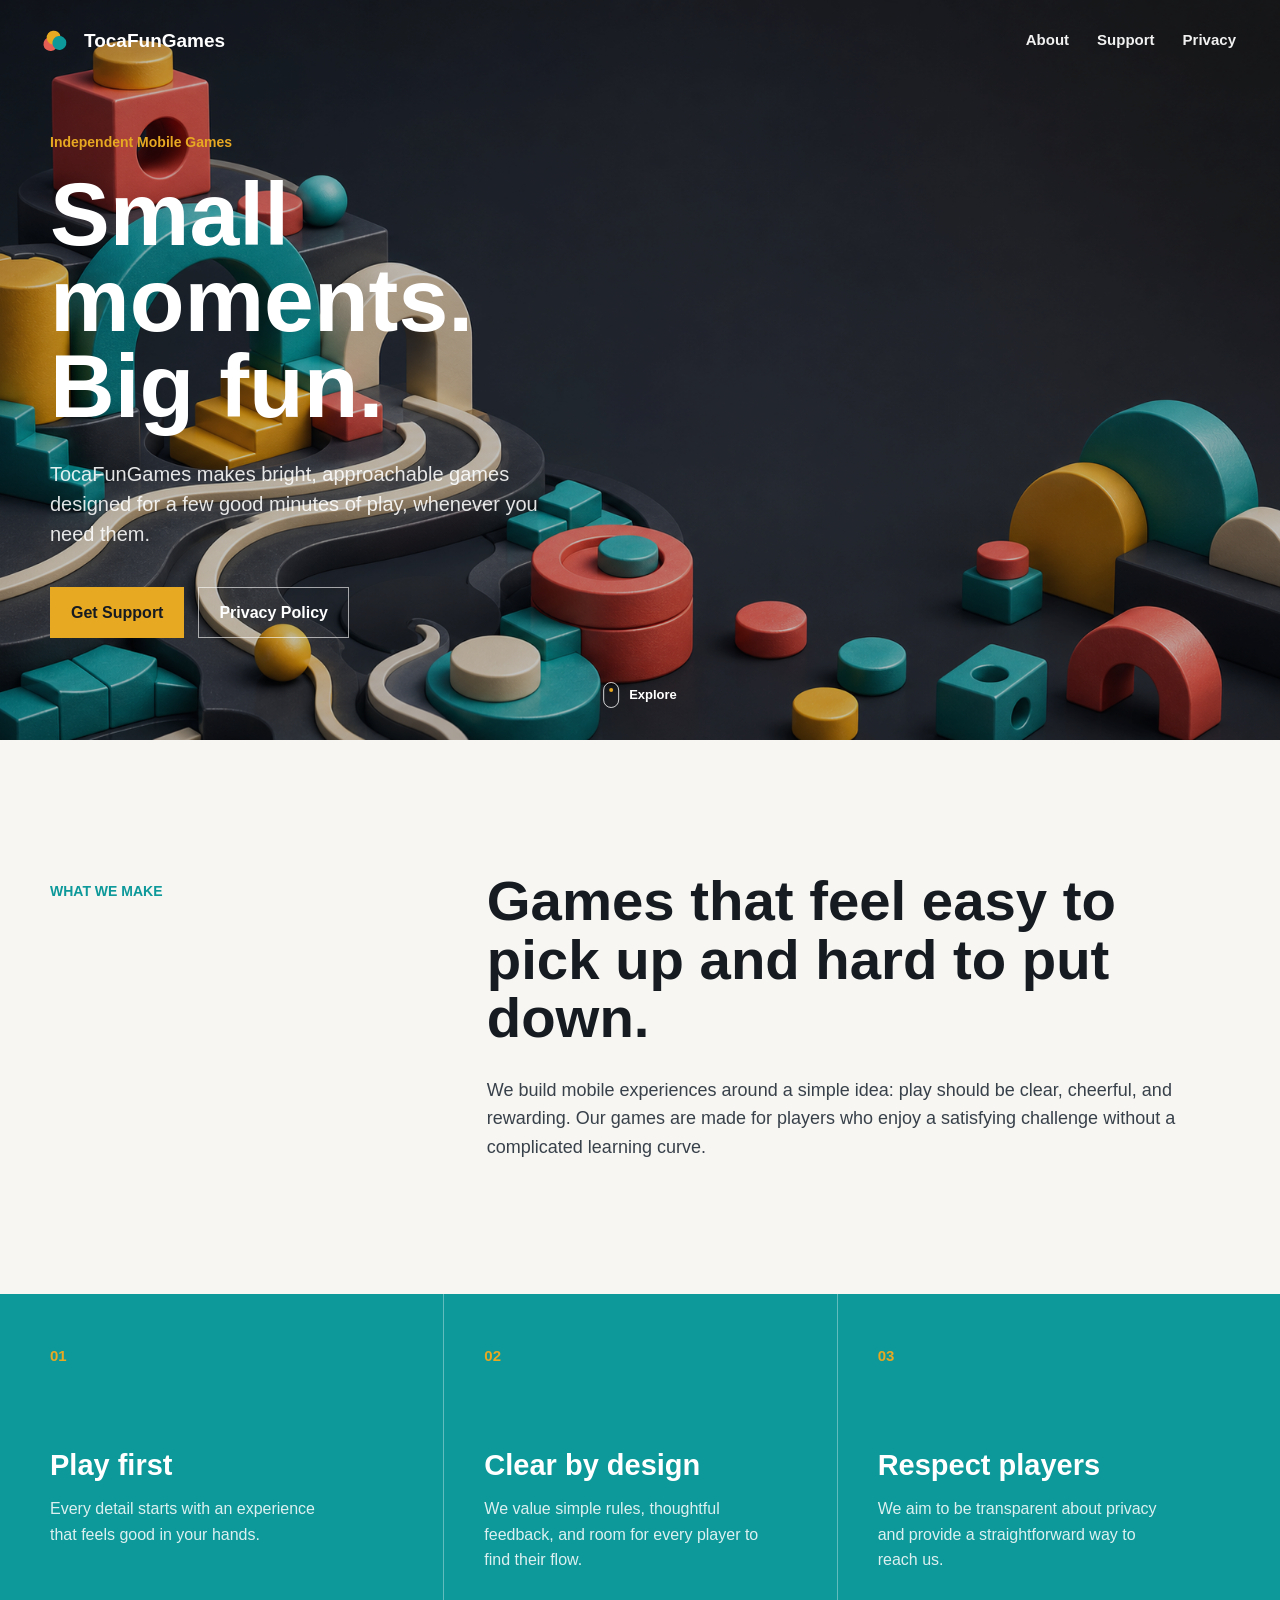
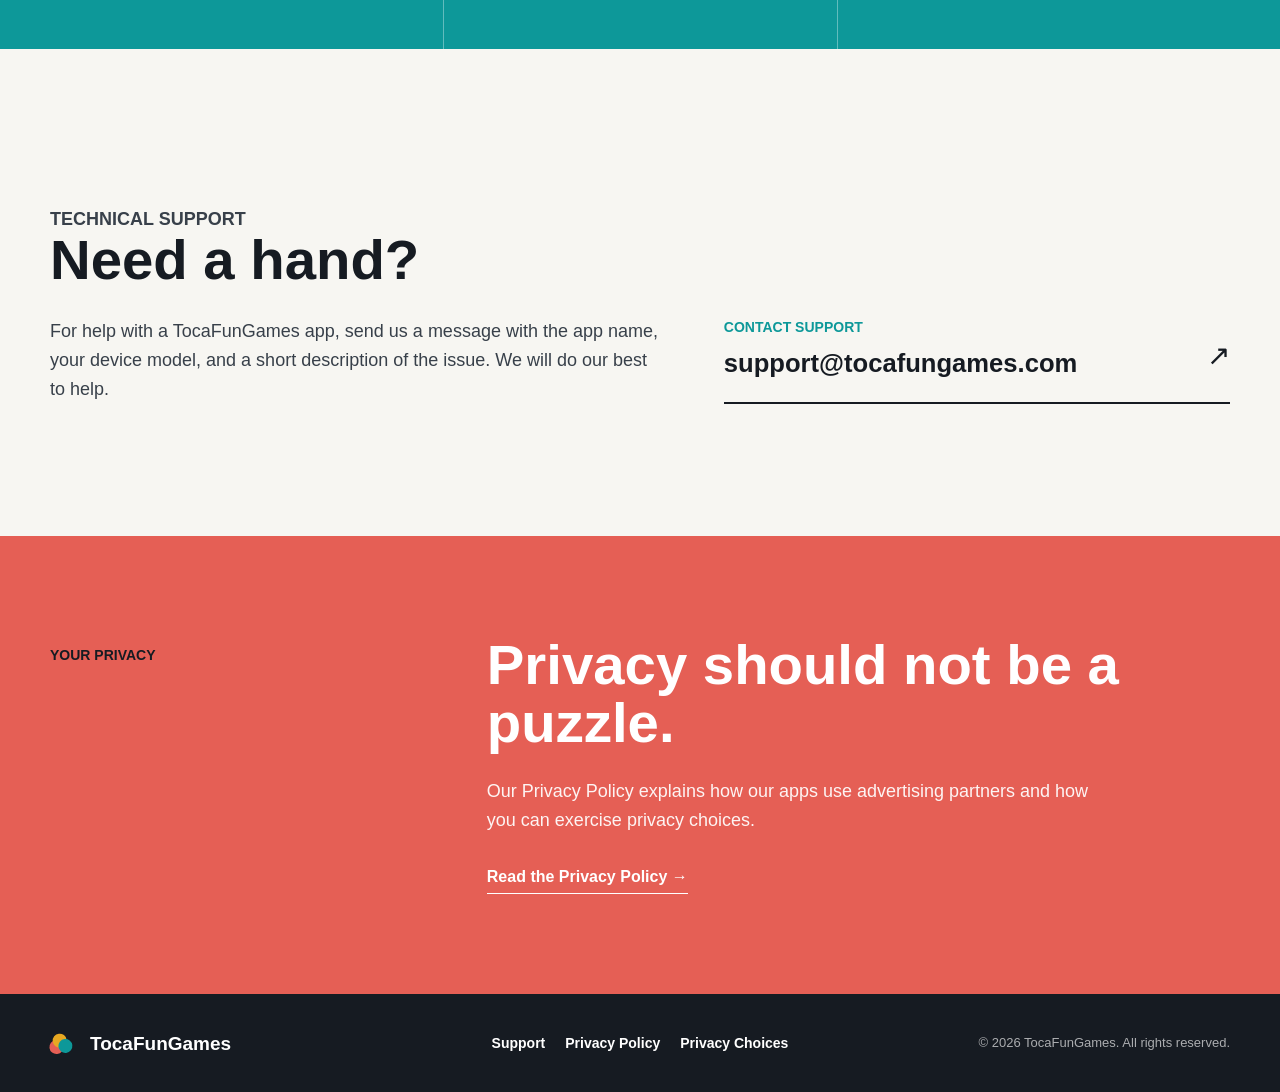
<file: index.html>
<!doctype html>
<html lang="en">
  <head>
    <meta charset="utf-8">
    <meta name="viewport" content="width=device-width, initial-scale=1">
    <meta name="description" content="TocaFunGames creates playful mobile games for curious players everywhere.">
    <meta name="theme-color" content="#151a21">
    <link rel="icon" href="/favicon.svg" type="image/svg+xml">
    <link rel="stylesheet" href="/assets/site.css">
    <title>TocaFunGames | Playful Games, Made with Care</title>
  </head>
  <body>
    <a class="skip-link" href="#main-content">Skip to content</a>
    <header class="site-header">
      <a class="brand" href="/" aria-label="TocaFunGames home">
        <span class="brand-mark" aria-hidden="true"><i></i><i></i><i></i></span>
        <span>TocaFunGames</span>
      </a>
      <button class="menu-button" type="button" aria-expanded="false" aria-controls="site-navigation">
        <span class="sr-only">Open navigation</span>
        <span aria-hidden="true"></span><span aria-hidden="true"></span>
      </button>
      <nav id="site-navigation" class="site-nav" aria-label="Primary navigation">
        <a href="#about">About</a>
        <a href="#support">Support</a>
        <a href="/privacy/">Privacy</a>
      </nav>
    </header>

    <main id="main-content">
      <section class="hero" aria-labelledby="hero-title">
        <img class="hero-art" src="/assets/playful-world.png" alt="Colorful abstract game pieces arranged in a playful world">
        <div class="hero-shade"></div>
        <div class="hero-content page-width">
          <p class="eyebrow">Independent Mobile Games</p>
          <h1 id="hero-title">Small moments.<br>Big fun.</h1>
          <p class="hero-copy">TocaFunGames makes bright, approachable games designed for a few good minutes of play, whenever you need them.</p>
          <div class="hero-actions">
            <a class="button button-primary" href="#support">Get Support</a>
            <a class="button button-quiet" href="/privacy/">Privacy Policy</a>
          </div>
        </div>
        <a class="scroll-cue" href="#about" aria-label="Explore TocaFunGames"><span></span>Explore</a>
      </section>

      <section id="about" class="intro section page-width" aria-labelledby="about-title">
        <div class="section-label">What we make</div>
        <div class="intro-copy">
          <h2 id="about-title">Games that feel easy to pick up and hard to put down.</h2>
          <p>We build mobile experiences around a simple idea: play should be clear, cheerful, and rewarding. Our games are made for players who enjoy a satisfying challenge without a complicated learning curve.</p>
        </div>
      </section>

      <section class="principles" aria-label="TocaFunGames principles">
        <div class="page-width principle-grid">
          <article>
            <span class="number">01</span>
            <h2>Play first</h2>
            <p>Every detail starts with an experience that feels good in your hands.</p>
          </article>
          <article>
            <span class="number">02</span>
            <h2>Clear by design</h2>
            <p>We value simple rules, thoughtful feedback, and room for every player to find their flow.</p>
          </article>
          <article>
            <span class="number">03</span>
            <h2>Respect players</h2>
            <p>We aim to be transparent about privacy and provide a straightforward way to reach us.</p>
          </article>
        </div>
      </section>

      <section id="support" class="support section page-width" aria-labelledby="support-title">
        <div>
          <p class="section-label">Technical Support</p>
          <h2 id="support-title">Need a hand?</h2>
          <p>For help with a TocaFunGames app, send us a message with the app name, your device model, and a short description of the issue. We will do our best to help.</p>
        </div>
        <a class="support-email" href="mailto:support@tocafungames.com">
          <span>Contact support</span>
          <strong>support@tocafungames.com</strong>
          <span class="arrow" aria-hidden="true">&#8599;</span>
        </a>
      </section>

      <section class="privacy-callout" aria-labelledby="privacy-callout-title">
        <div class="page-width privacy-callout-grid">
          <p class="section-label">Your privacy</p>
          <div>
            <h2 id="privacy-callout-title">Privacy should not be a puzzle.</h2>
            <p>Our Privacy Policy explains how our apps use advertising partners and how you can exercise privacy choices.</p>
            <a class="text-link" href="/privacy/">Read the Privacy Policy <span aria-hidden="true">&#8594;</span></a>
          </div>
        </div>
      </section>
    </main>

    <footer class="site-footer">
      <div class="page-width footer-grid">
        <a class="brand" href="/" aria-label="TocaFunGames home">
          <span class="brand-mark" aria-hidden="true"><i></i><i></i><i></i></span>
          <span>TocaFunGames</span>
        </a>
        <div class="footer-links">
          <a href="#support">Support</a>
          <a href="/privacy/">Privacy Policy</a>
          <a href="/privacy/choices/">Privacy Choices</a>
        </div>
        <p class="copyright">&copy; <span id="year">2026</span> TocaFunGames. All rights reserved.</p>
      </div>
    </footer>
    <script src="/assets/site.js"></script>
  </body>
</html>
</file>
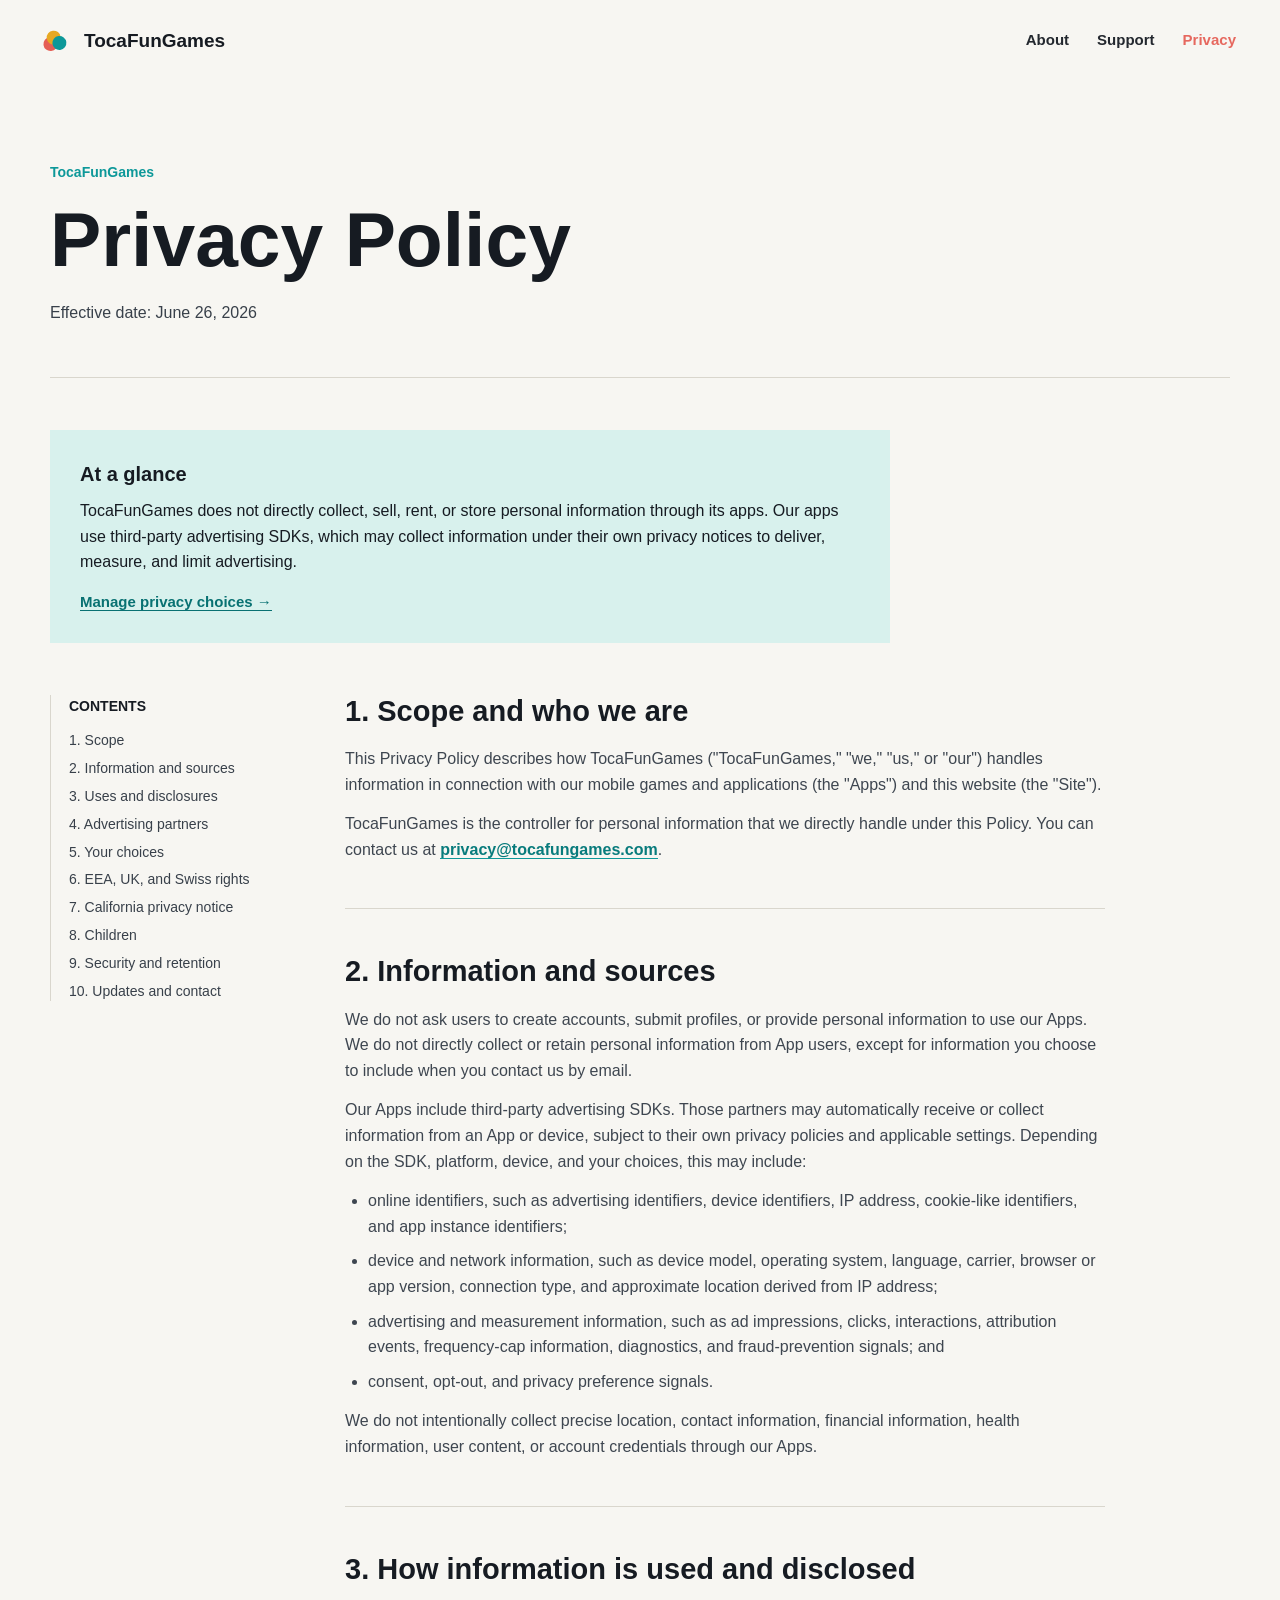
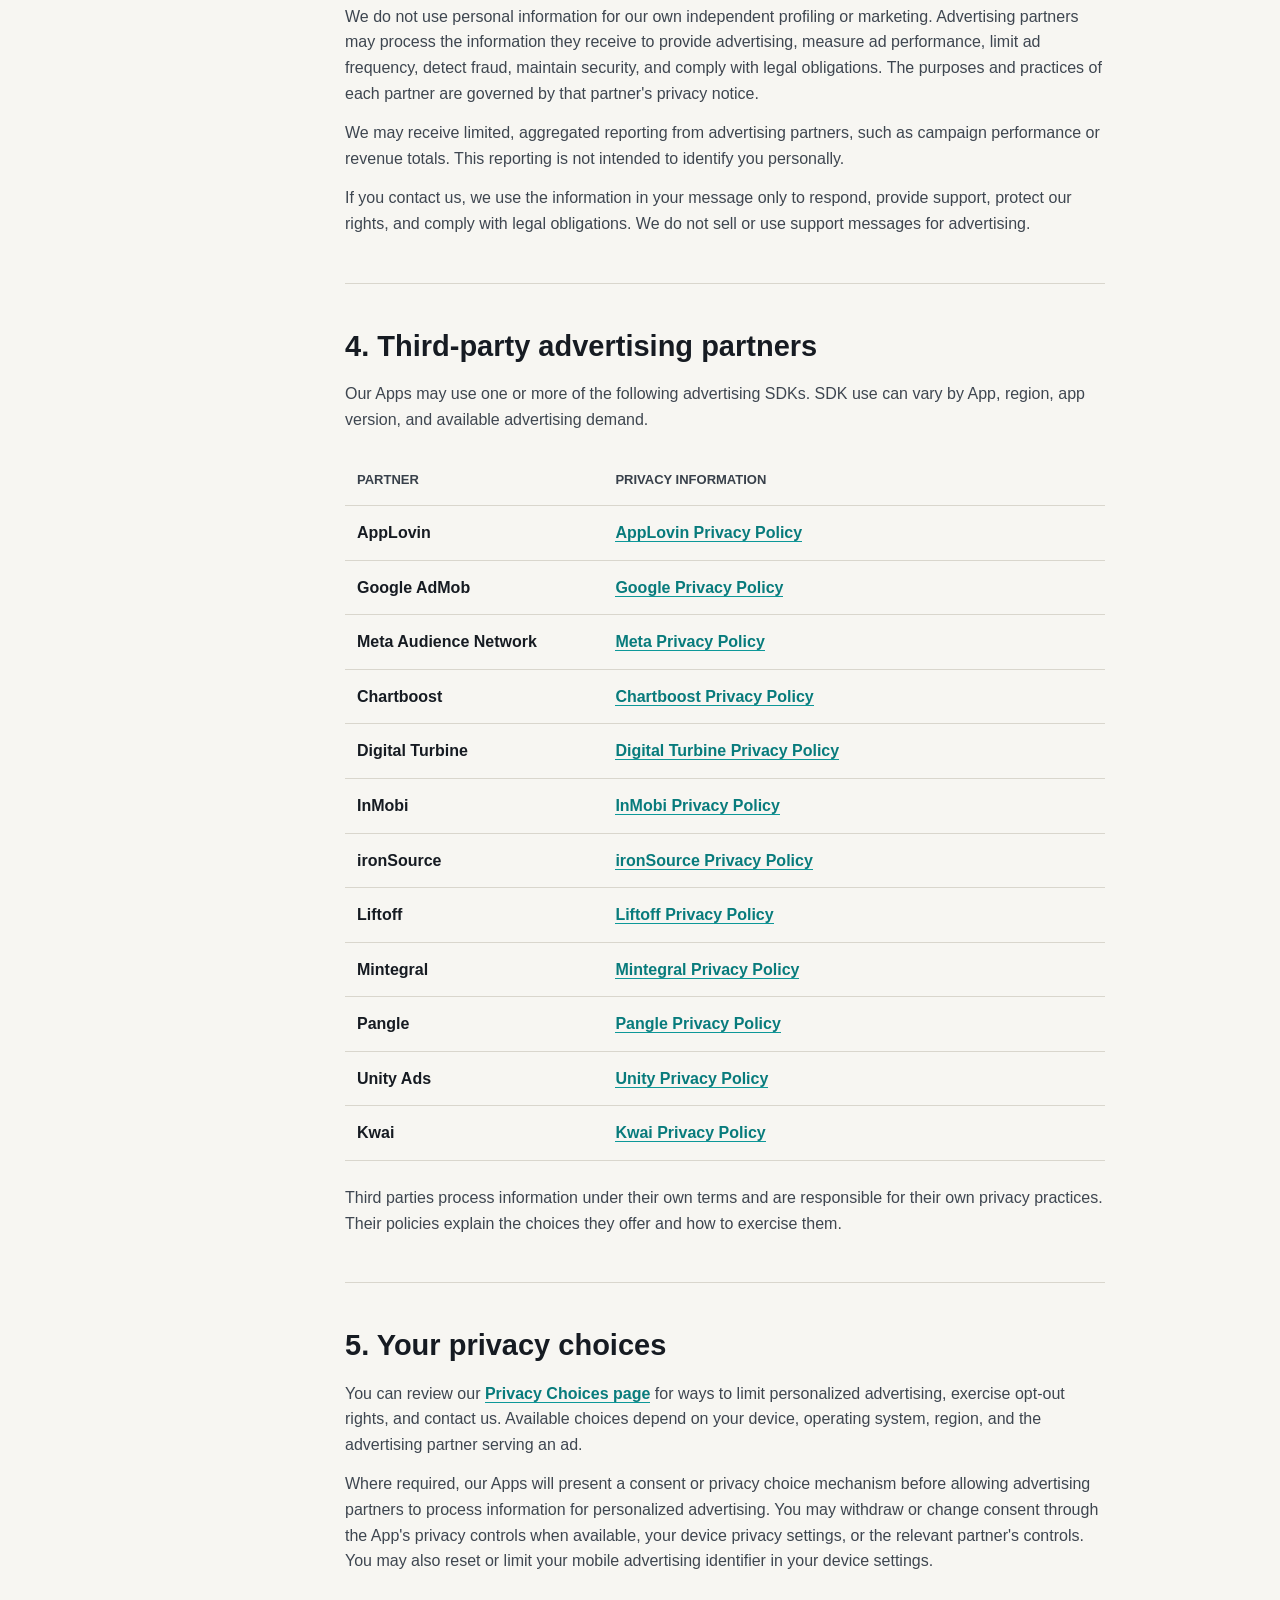
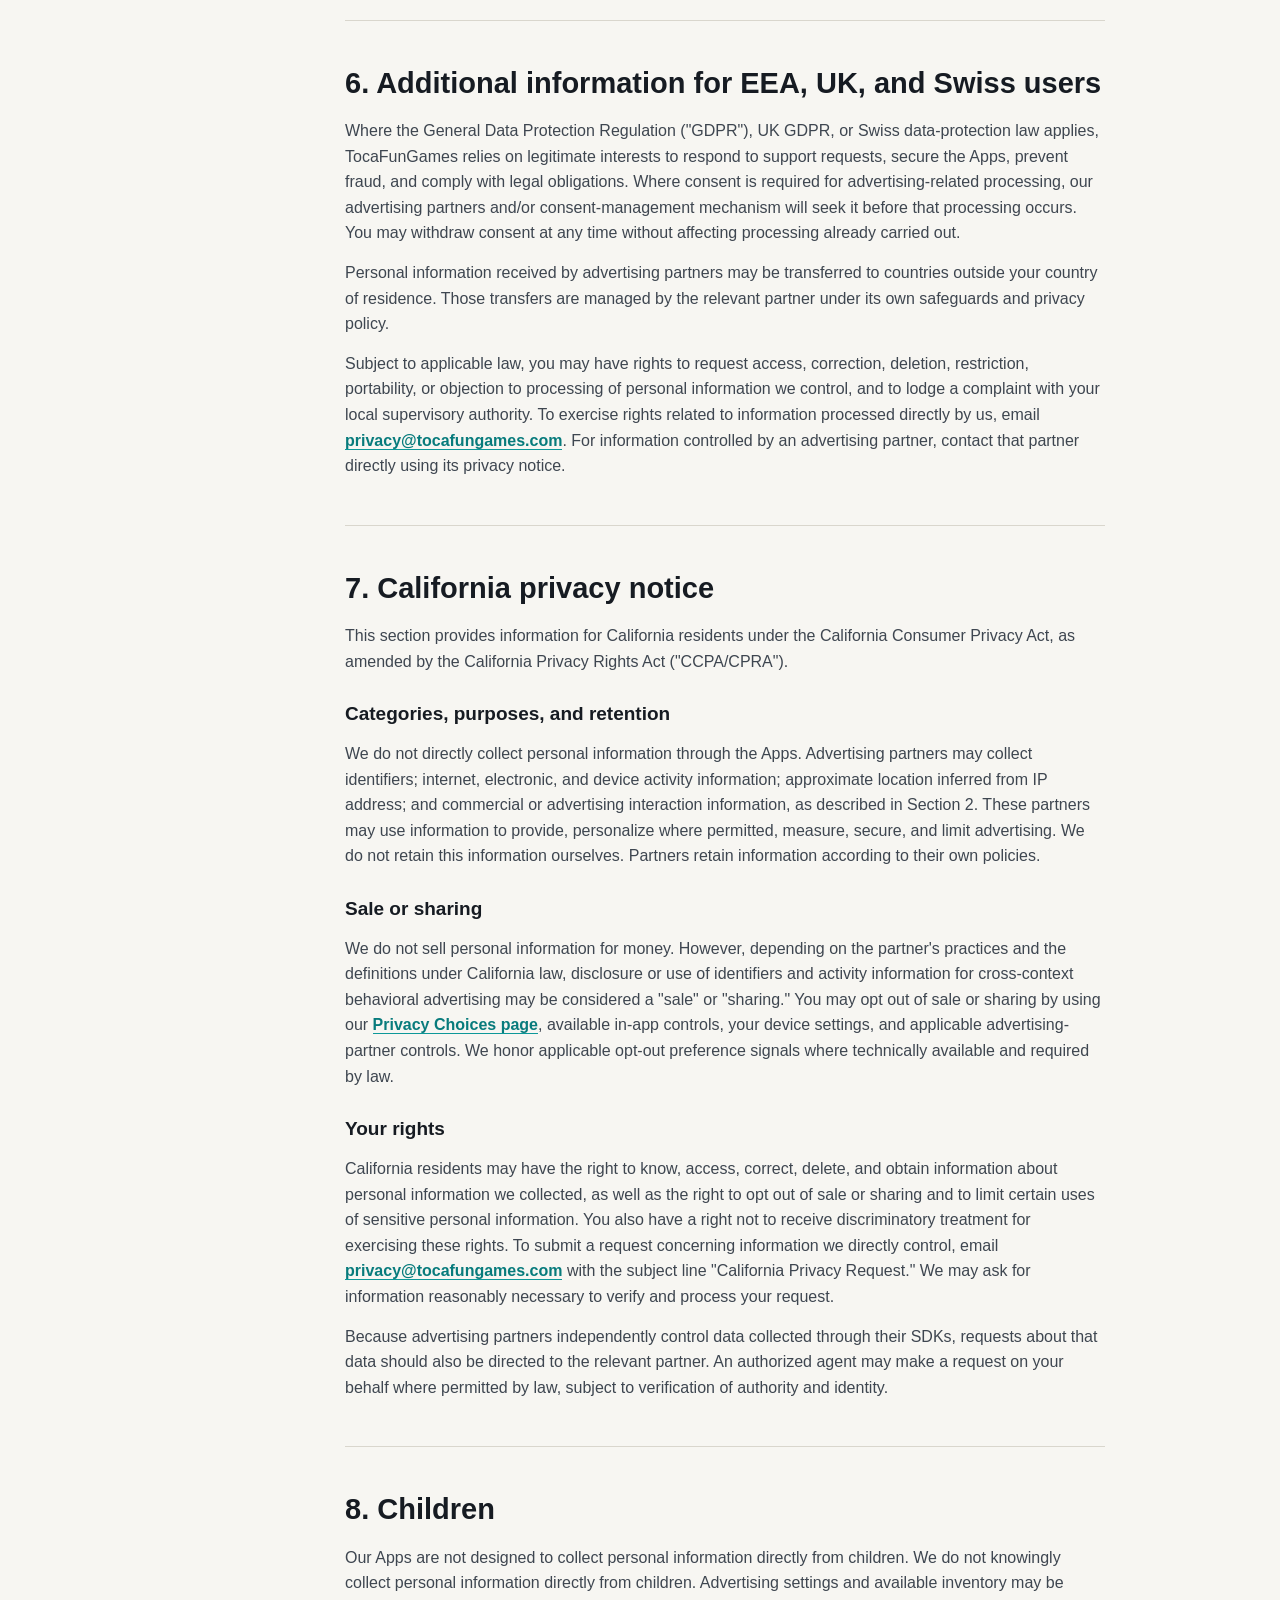
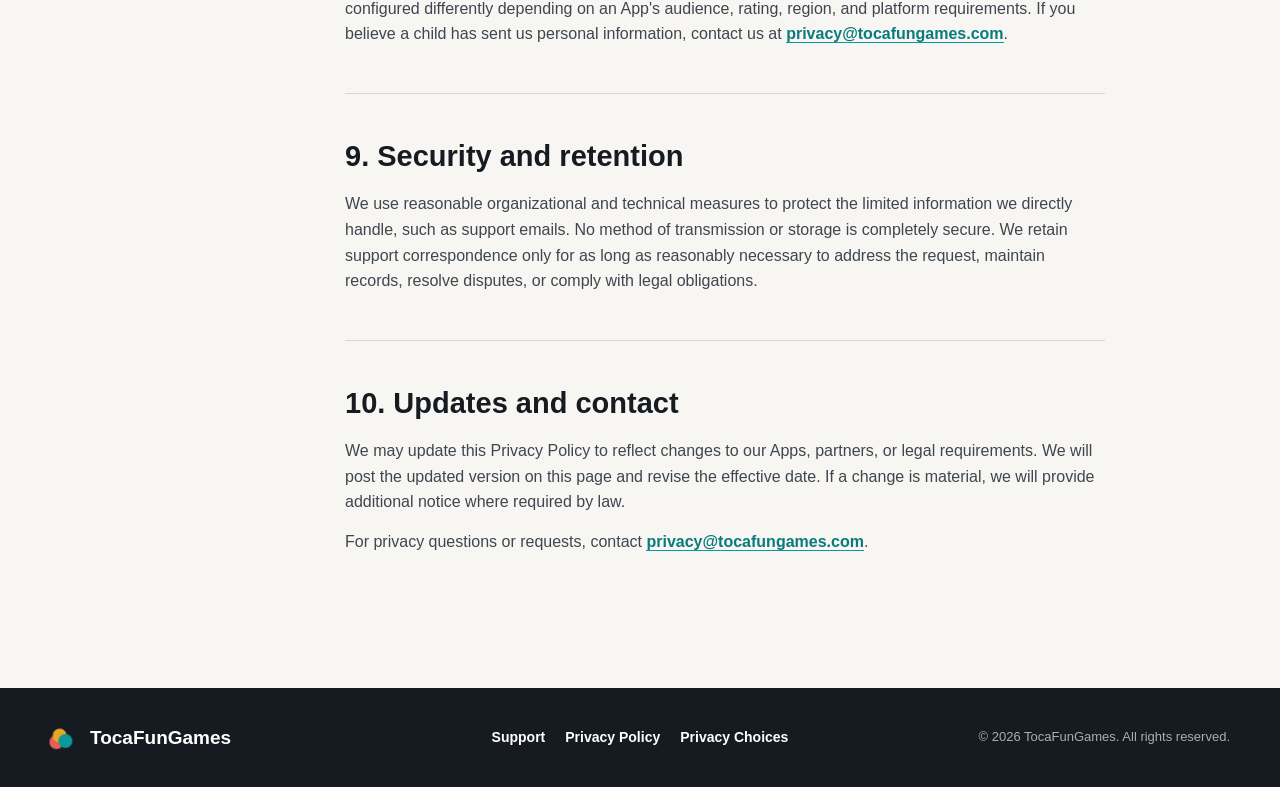
<file: privacy/index.html>
<!doctype html>
<html lang="en">
  <head>
    <meta charset="utf-8">
    <meta name="viewport" content="width=device-width, initial-scale=1">
    <meta name="description" content="TocaFunGames Privacy Policy">
    <meta name="theme-color" content="#151a21">
    <link rel="icon" href="/favicon.svg" type="image/svg+xml">
    <link rel="stylesheet" href="/assets/site.css">
    <title>Privacy Policy | TocaFunGames</title>
  </head>
  <body class="policy-page">
    <header class="site-header site-header-light">
      <a class="brand" href="/" aria-label="TocaFunGames home">
        <span class="brand-mark" aria-hidden="true"><i></i><i></i><i></i></span>
        <span>TocaFunGames</span>
      </a>
      <button class="menu-button" type="button" aria-expanded="false" aria-controls="site-navigation">
        <span class="sr-only">Open navigation</span>
        <span aria-hidden="true"></span><span aria-hidden="true"></span>
      </button>
      <nav id="site-navigation" class="site-nav" aria-label="Primary navigation">
        <a href="/#about">About</a>
        <a href="/#support">Support</a>
        <a href="/privacy/" aria-current="page">Privacy</a>
      </nav>
    </header>

    <main class="policy-main page-width">
      <div class="policy-heading">
        <p class="eyebrow">TocaFunGames</p>
        <h1>Privacy Policy</h1>
        <p class="effective-date">Effective date: June 26, 2026</p>
      </div>

      <aside class="policy-notice">
        <strong>At a glance</strong>
        <p>TocaFunGames does not directly collect, sell, rent, or store personal information through its apps. Our apps use third-party advertising SDKs, which may collect information under their own privacy notices to deliver, measure, and limit advertising.</p>
        <a href="/privacy/choices/">Manage privacy choices <span aria-hidden="true">&#8594;</span></a>
      </aside>

      <div class="policy-layout">
        <nav class="policy-toc" aria-label="Privacy Policy contents">
          <p>Contents</p>
          <a href="#scope">1. Scope</a>
          <a href="#information">2. Information and sources</a>
          <a href="#uses">3. Uses and disclosures</a>
          <a href="#partners">4. Advertising partners</a>
          <a href="#choices">5. Your choices</a>
          <a href="#gdpr">6. EEA, UK, and Swiss rights</a>
          <a href="#california">7. California privacy notice</a>
          <a href="#children">8. Children</a>
          <a href="#security">9. Security and retention</a>
          <a href="#updates">10. Updates and contact</a>
        </nav>

        <article class="policy-content">
          <section id="scope">
            <h2>1. Scope and who we are</h2>
            <p>This Privacy Policy describes how TocaFunGames (&quot;TocaFunGames,&quot; &quot;we,&quot; &quot;us,&quot; or &quot;our&quot;) handles information in connection with our mobile games and applications (the &quot;Apps&quot;) and this website (the &quot;Site&quot;).</p>
            <p>TocaFunGames is the controller for personal information that we directly handle under this Policy. You can contact us at <a href="mailto:privacy@tocafungames.com">privacy@tocafungames.com</a>.</p>
          </section>

          <section id="information">
            <h2>2. Information and sources</h2>
            <p>We do not ask users to create accounts, submit profiles, or provide personal information to use our Apps. We do not directly collect or retain personal information from App users, except for information you choose to include when you contact us by email.</p>
            <p>Our Apps include third-party advertising SDKs. Those partners may automatically receive or collect information from an App or device, subject to their own privacy policies and applicable settings. Depending on the SDK, platform, device, and your choices, this may include:</p>
            <ul>
              <li>online identifiers, such as advertising identifiers, device identifiers, IP address, cookie-like identifiers, and app instance identifiers;</li>
              <li>device and network information, such as device model, operating system, language, carrier, browser or app version, connection type, and approximate location derived from IP address;</li>
              <li>advertising and measurement information, such as ad impressions, clicks, interactions, attribution events, frequency-cap information, diagnostics, and fraud-prevention signals; and</li>
              <li>consent, opt-out, and privacy preference signals.</li>
            </ul>
            <p>We do not intentionally collect precise location, contact information, financial information, health information, user content, or account credentials through our Apps.</p>
          </section>

          <section id="uses">
            <h2>3. How information is used and disclosed</h2>
            <p>We do not use personal information for our own independent profiling or marketing. Advertising partners may process the information they receive to provide advertising, measure ad performance, limit ad frequency, detect fraud, maintain security, and comply with legal obligations. The purposes and practices of each partner are governed by that partner's privacy notice.</p>
            <p>We may receive limited, aggregated reporting from advertising partners, such as campaign performance or revenue totals. This reporting is not intended to identify you personally.</p>
            <p>If you contact us, we use the information in your message only to respond, provide support, protect our rights, and comply with legal obligations. We do not sell or use support messages for advertising.</p>
          </section>

          <section id="partners">
            <h2>4. Third-party advertising partners</h2>
            <p>Our Apps may use one or more of the following advertising SDKs. SDK use can vary by App, region, app version, and available advertising demand.</p>
            <div class="table-wrap">
              <table>
                <thead><tr><th>Partner</th><th>Privacy information</th></tr></thead>
                <tbody>
                  <tr><td>AppLovin</td><td><a href="https://www.applovin.com/privacy/" rel="noopener noreferrer" target="_blank">AppLovin Privacy Policy</a></td></tr>
                  <tr><td>Google AdMob</td><td><a href="https://policies.google.com/privacy" rel="noopener noreferrer" target="_blank">Google Privacy Policy</a></td></tr>
                  <tr><td>Meta Audience Network</td><td><a href="https://www.facebook.com/privacy/policy/" rel="noopener noreferrer" target="_blank">Meta Privacy Policy</a></td></tr>
                  <tr><td>Chartboost</td><td><a href="https://www.chartboost.com/privacy/" rel="noopener noreferrer" target="_blank">Chartboost Privacy Policy</a></td></tr>
                  <tr><td>Digital Turbine</td><td><a href="https://www.digitalturbine.com/privacy-policy/" rel="noopener noreferrer" target="_blank">Digital Turbine Privacy Policy</a></td></tr>
                  <tr><td>InMobi</td><td><a href="https://www.inmobi.com/privacy-policy" rel="noopener noreferrer" target="_blank">InMobi Privacy Policy</a></td></tr>
                  <tr><td>ironSource</td><td><a href="https://developers.is.com/ironsource-mobile/air/ironsource-mobile-privacy-policy/" rel="noopener noreferrer" target="_blank">ironSource Privacy Policy</a></td></tr>
                  <tr><td>Liftoff</td><td><a href="https://liftoff.io/privacy-policy/" rel="noopener noreferrer" target="_blank">Liftoff Privacy Policy</a></td></tr>
                  <tr><td>Mintegral</td><td><a href="https://www.mintegral.com/en/privacy/" rel="noopener noreferrer" target="_blank">Mintegral Privacy Policy</a></td></tr>
                  <tr><td>Pangle</td><td><a href="https://www.pangleglobal.com/privacy" rel="noopener noreferrer" target="_blank">Pangle Privacy Policy</a></td></tr>
                  <tr><td>Unity Ads</td><td><a href="https://unity.com/legal/privacy-policy" rel="noopener noreferrer" target="_blank">Unity Privacy Policy</a></td></tr>
                  <tr><td>Kwai</td><td><a href="https://www.kwai.com/legal/privacy" rel="noopener noreferrer" target="_blank">Kwai Privacy Policy</a></td></tr>
                </tbody>
              </table>
            </div>
            <p>Third parties process information under their own terms and are responsible for their own privacy practices. Their policies explain the choices they offer and how to exercise them.</p>
          </section>

          <section id="choices">
            <h2>5. Your privacy choices</h2>
            <p>You can review our <a href="/privacy/choices/">Privacy Choices page</a> for ways to limit personalized advertising, exercise opt-out rights, and contact us. Available choices depend on your device, operating system, region, and the advertising partner serving an ad.</p>
            <p>Where required, our Apps will present a consent or privacy choice mechanism before allowing advertising partners to process information for personalized advertising. You may withdraw or change consent through the App's privacy controls when available, your device privacy settings, or the relevant partner's controls. You may also reset or limit your mobile advertising identifier in your device settings.</p>
          </section>

          <section id="gdpr">
            <h2>6. Additional information for EEA, UK, and Swiss users</h2>
            <p>Where the General Data Protection Regulation (&quot;GDPR&quot;), UK GDPR, or Swiss data-protection law applies, TocaFunGames relies on legitimate interests to respond to support requests, secure the Apps, prevent fraud, and comply with legal obligations. Where consent is required for advertising-related processing, our advertising partners and/or consent-management mechanism will seek it before that processing occurs. You may withdraw consent at any time without affecting processing already carried out.</p>
            <p>Personal information received by advertising partners may be transferred to countries outside your country of residence. Those transfers are managed by the relevant partner under its own safeguards and privacy policy.</p>
            <p>Subject to applicable law, you may have rights to request access, correction, deletion, restriction, portability, or objection to processing of personal information we control, and to lodge a complaint with your local supervisory authority. To exercise rights related to information processed directly by us, email <a href="mailto:privacy@tocafungames.com">privacy@tocafungames.com</a>. For information controlled by an advertising partner, contact that partner directly using its privacy notice.</p>
          </section>

          <section id="california">
            <h2>7. California privacy notice</h2>
            <p>This section provides information for California residents under the California Consumer Privacy Act, as amended by the California Privacy Rights Act (&quot;CCPA/CPRA&quot;).</p>
            <h3>Categories, purposes, and retention</h3>
            <p>We do not directly collect personal information through the Apps. Advertising partners may collect identifiers; internet, electronic, and device activity information; approximate location inferred from IP address; and commercial or advertising interaction information, as described in Section 2. These partners may use information to provide, personalize where permitted, measure, secure, and limit advertising. We do not retain this information ourselves. Partners retain information according to their own policies.</p>
            <h3>Sale or sharing</h3>
            <p>We do not sell personal information for money. However, depending on the partner's practices and the definitions under California law, disclosure or use of identifiers and activity information for cross-context behavioral advertising may be considered a &quot;sale&quot; or &quot;sharing.&quot; You may opt out of sale or sharing by using our <a href="/privacy/choices/">Privacy Choices page</a>, available in-app controls, your device settings, and applicable advertising-partner controls. We honor applicable opt-out preference signals where technically available and required by law.</p>
            <h3>Your rights</h3>
            <p>California residents may have the right to know, access, correct, delete, and obtain information about personal information we collected, as well as the right to opt out of sale or sharing and to limit certain uses of sensitive personal information. You also have a right not to receive discriminatory treatment for exercising these rights. To submit a request concerning information we directly control, email <a href="mailto:privacy@tocafungames.com">privacy@tocafungames.com</a> with the subject line &quot;California Privacy Request.&quot; We may ask for information reasonably necessary to verify and process your request.</p>
            <p>Because advertising partners independently control data collected through their SDKs, requests about that data should also be directed to the relevant partner. An authorized agent may make a request on your behalf where permitted by law, subject to verification of authority and identity.</p>
          </section>

          <section id="children">
            <h2>8. Children</h2>
            <p>Our Apps are not designed to collect personal information directly from children. We do not knowingly collect personal information directly from children. Advertising settings and available inventory may be configured differently depending on an App's audience, rating, region, and platform requirements. If you believe a child has sent us personal information, contact us at <a href="mailto:privacy@tocafungames.com">privacy@tocafungames.com</a>.</p>
          </section>

          <section id="security">
            <h2>9. Security and retention</h2>
            <p>We use reasonable organizational and technical measures to protect the limited information we directly handle, such as support emails. No method of transmission or storage is completely secure. We retain support correspondence only for as long as reasonably necessary to address the request, maintain records, resolve disputes, or comply with legal obligations.</p>
          </section>

          <section id="updates">
            <h2>10. Updates and contact</h2>
            <p>We may update this Privacy Policy to reflect changes to our Apps, partners, or legal requirements. We will post the updated version on this page and revise the effective date. If a change is material, we will provide additional notice where required by law.</p>
            <p>For privacy questions or requests, contact <a href="mailto:privacy@tocafungames.com">privacy@tocafungames.com</a>.</p>
          </section>
        </article>
      </div>
    </main>

    <footer class="site-footer">
      <div class="page-width footer-grid">
        <a class="brand" href="/" aria-label="TocaFunGames home"><span class="brand-mark" aria-hidden="true"><i></i><i></i><i></i></span><span>TocaFunGames</span></a>
        <div class="footer-links"><a href="/#support">Support</a><a href="/privacy/">Privacy Policy</a><a href="/privacy/choices/">Privacy Choices</a></div>
        <p class="copyright">&copy; <span id="year">2026</span> TocaFunGames. All rights reserved.</p>
      </div>
    </footer>
    <script src="/assets/site.js"></script>
  </body>
</html>
</file>
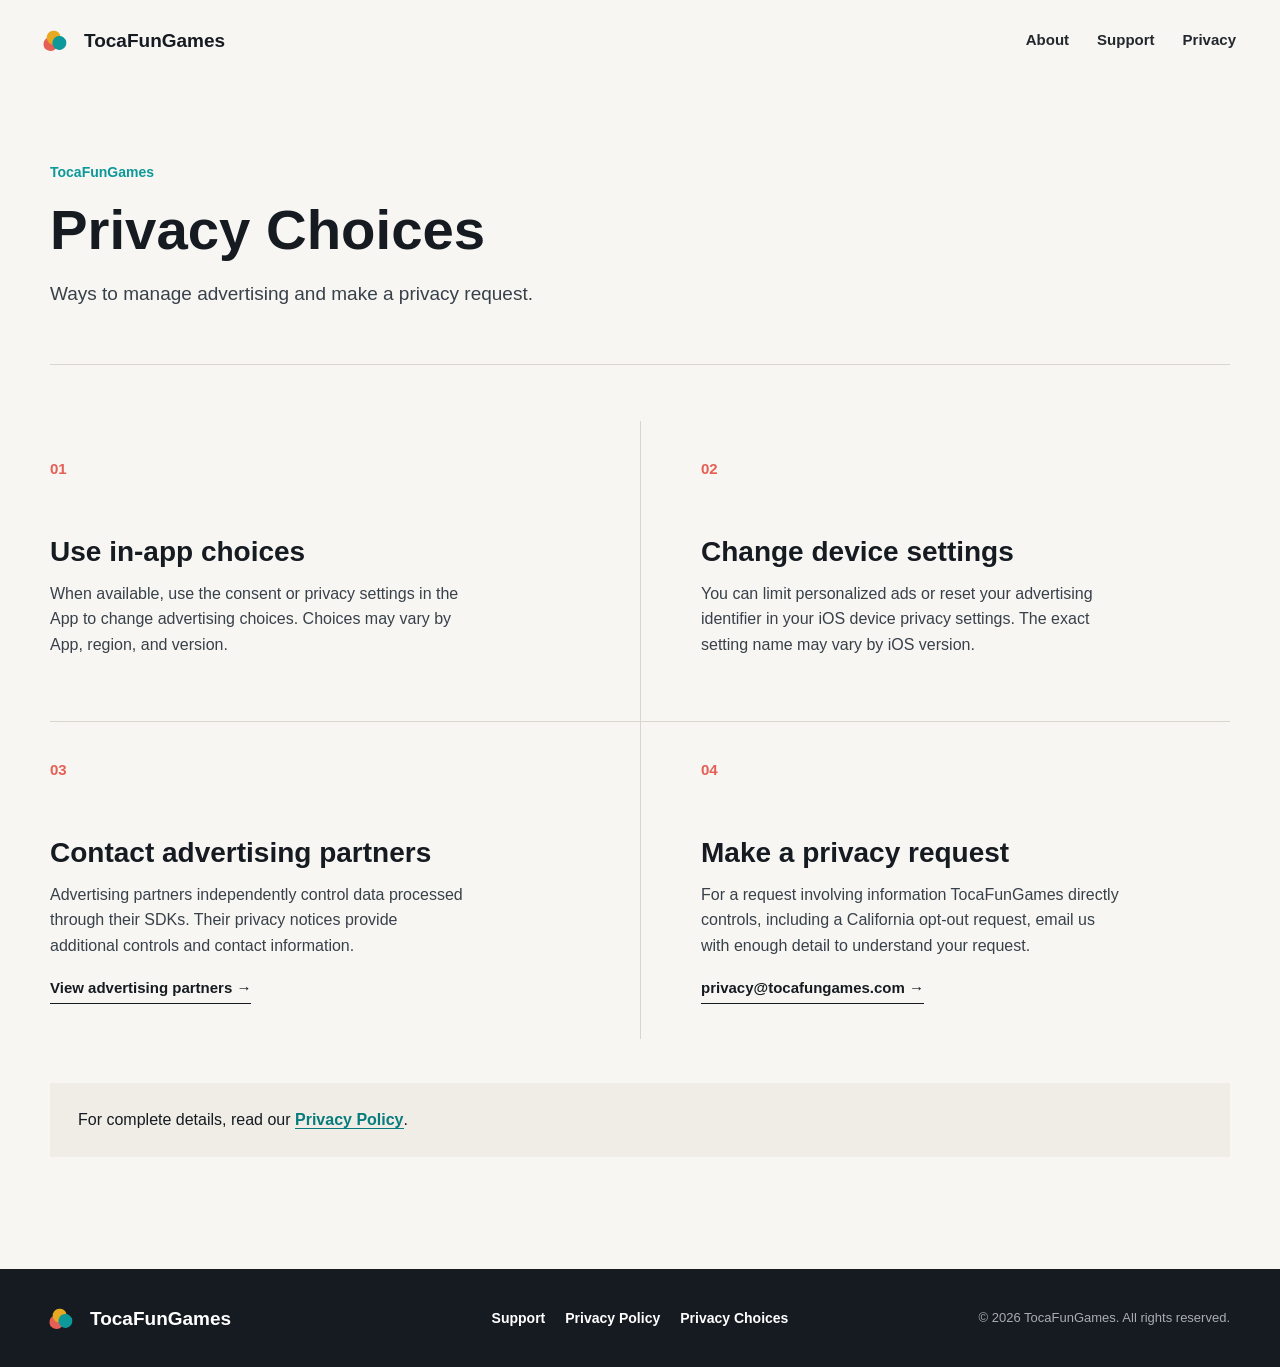
<file: privacy/choices/index.html>
<!doctype html>
<html lang="en">
  <head>
    <meta charset="utf-8">
    <meta name="viewport" content="width=device-width, initial-scale=1">
    <meta name="description" content="Privacy choices for TocaFunGames apps">
    <meta name="theme-color" content="#151a21">
    <link rel="icon" href="/favicon.svg" type="image/svg+xml">
    <link rel="stylesheet" href="/assets/site.css">
    <title>Privacy Choices | TocaFunGames</title>
  </head>
  <body class="policy-page">
    <header class="site-header site-header-light">
      <a class="brand" href="/" aria-label="TocaFunGames home"><span class="brand-mark" aria-hidden="true"><i></i><i></i><i></i></span><span>TocaFunGames</span></a>
      <button class="menu-button" type="button" aria-expanded="false" aria-controls="site-navigation"><span class="sr-only">Open navigation</span><span aria-hidden="true"></span><span aria-hidden="true"></span></button>
      <nav id="site-navigation" class="site-nav" aria-label="Primary navigation"><a href="/#about">About</a><a href="/#support">Support</a><a href="/privacy/">Privacy</a></nav>
    </header>
    <main class="choice-main page-width">
      <div class="choice-heading">
        <p class="eyebrow">TocaFunGames</p>
        <h1>Privacy Choices</h1>
        <p>Ways to manage advertising and make a privacy request.</p>
      </div>
      <div class="choice-grid">
        <section>
          <span class="choice-number">01</span>
          <h2>Use in-app choices</h2>
          <p>When available, use the consent or privacy settings in the App to change advertising choices. Choices may vary by App, region, and version.</p>
        </section>
        <section>
          <span class="choice-number">02</span>
          <h2>Change device settings</h2>
          <p>You can limit personalized ads or reset your advertising identifier in your iOS device privacy settings. The exact setting name may vary by iOS version.</p>
        </section>
        <section>
          <span class="choice-number">03</span>
          <h2>Contact advertising partners</h2>
          <p>Advertising partners independently control data processed through their SDKs. Their privacy notices provide additional controls and contact information.</p>
          <a class="text-link" href="/privacy/#partners">View advertising partners <span aria-hidden="true">&#8594;</span></a>
        </section>
        <section>
          <span class="choice-number">04</span>
          <h2>Make a privacy request</h2>
          <p>For a request involving information TocaFunGames directly controls, including a California opt-out request, email us with enough detail to understand your request.</p>
          <a class="text-link" href="mailto:privacy@tocafungames.com?subject=Privacy%20Request">privacy@tocafungames.com <span aria-hidden="true">&#8594;</span></a>
        </section>
      </div>
      <div class="choice-footnote"><p>For complete details, read our <a href="/privacy/">Privacy Policy</a>.</p></div>
    </main>
    <footer class="site-footer"><div class="page-width footer-grid"><a class="brand" href="/" aria-label="TocaFunGames home"><span class="brand-mark" aria-hidden="true"><i></i><i></i><i></i></span><span>TocaFunGames</span></a><div class="footer-links"><a href="/#support">Support</a><a href="/privacy/">Privacy Policy</a><a href="/privacy/choices/">Privacy Choices</a></div><p class="copyright">&copy; <span id="year">2026</span> TocaFunGames. All rights reserved.</p></div></footer>
    <script src="/assets/site.js"></script>
  </body>
</html>
</file>
<file: assets/site.css>
:root {
  --ink: #161b22;
  --ink-soft: #38404a;
  --paper: #f7f6f2;
  --paper-warm: #efede6;
  --line: #d9d6cd;
  --teal: #0d9899;
  --coral: #e55f55;
  --yellow: #e7a822;
  --mint: #d8f1ed;
  --white: #ffffff;
  --max-width: 1180px;
}

* { box-sizing: border-box; }
html { scroll-behavior: smooth; }
body { margin: 0; background: var(--paper); color: var(--ink); font-family: Inter, ui-sans-serif, -apple-system, BlinkMacSystemFont, "Segoe UI", sans-serif; font-size: 16px; line-height: 1.6; }
a { color: inherit; text-decoration: none; }
a:focus-visible, button:focus-visible { outline: 3px solid var(--yellow); outline-offset: 4px; }
button { font: inherit; }
.page-width { width: min(calc(100% - 48px), var(--max-width)); margin: 0 auto; }
.sr-only { clip: rect(0, 0, 0, 0); clip-path: inset(50%); height: 1px; overflow: hidden; position: absolute; white-space: nowrap; width: 1px; }
.skip-link { background: var(--yellow); color: var(--ink); font-weight: 700; left: 16px; padding: 10px 14px; position: absolute; top: -50px; z-index: 20; }
.skip-link:focus { top: 16px; }

.site-header { align-items: center; color: var(--white); display: flex; justify-content: space-between; left: 50%; max-width: 1380px; padding: 28px 44px; position: absolute; top: 0; transform: translateX(-50%); width: 100%; z-index: 5; }
.site-header-light { color: var(--ink); position: relative; }
.brand { align-items: center; display: inline-flex; font-size: 19px; font-weight: 800; gap: 10px; line-height: 1; white-space: nowrap; }
.brand-mark { display: inline-grid; grid-template-columns: repeat(3, 8px); height: 22px; place-items: center; transform: rotate(-7deg); width: 30px; }
.brand-mark i { border-radius: 50%; display: block; height: 14px; width: 14px; }
.brand-mark i:nth-child(1) { background: var(--coral); transform: translate(2px, 3px); }
.brand-mark i:nth-child(2) { background: var(--yellow); transform: translate(-2px, -3px); }
.brand-mark i:nth-child(3) { background: var(--teal); transform: translate(-5px, 3px); }
.site-nav { align-items: center; display: flex; gap: 28px; }
.site-nav a { font-size: 15px; font-weight: 650; opacity: .94; }
.site-nav a:hover, .site-nav a[aria-current="page"] { color: var(--yellow); }
.site-header-light .site-nav a:hover, .site-header-light .site-nav a[aria-current="page"] { color: var(--coral); }
.menu-button { background: transparent; border: 0; cursor: pointer; display: none; height: 40px; padding: 8px; width: 40px; }
.menu-button > span:not(.sr-only) { background: currentColor; display: block; height: 2px; margin: 5px 0; width: 24px; }

.hero { background: var(--ink); color: var(--white); min-height: 740px; overflow: hidden; position: relative; }
.hero-art { height: 100%; inset: 0; object-fit: cover; object-position: center; position: absolute; width: 100%; }
.hero-shade { background: rgba(11, 15, 21, .25); inset: 0; position: absolute; }
.hero-content { display: flex; flex-direction: column; justify-content: center; min-height: 740px; padding: 132px 0 100px; position: relative; z-index: 1; }
.eyebrow, .section-label { color: var(--teal); font-size: 14px; font-weight: 800; line-height: 1.2; margin: 0 0 20px; }
.hero .eyebrow { color: var(--yellow); }
.hero h1 { font-size: clamp(54px, 7vw, 104px); letter-spacing: 0; line-height: .96; margin: 0; max-width: 680px; }
.hero-copy { color: rgba(255,255,255,.88); font-size: 20px; line-height: 1.5; margin: 30px 0 0; max-width: 535px; }
.hero-actions { display: flex; flex-wrap: wrap; gap: 14px; margin-top: 38px; }
.button { align-items: center; border: 1px solid transparent; display: inline-flex; font-weight: 750; justify-content: center; min-height: 48px; padding: 12px 20px; transition: background-color .2s ease, color .2s ease, border-color .2s ease; }
.button-primary { background: var(--yellow); color: var(--ink); }
.button-primary:hover { background: #ffd26a; }
.button-quiet { border-color: rgba(255,255,255,.6); color: var(--white); }
.button-quiet:hover { background: var(--white); color: var(--ink); }
.scroll-cue { align-items: center; bottom: 32px; display: flex; font-size: 13px; font-weight: 700; gap: 10px; left: 50%; position: absolute; transform: translateX(-50%); z-index: 1; }
.scroll-cue span { border: 1px solid rgba(255,255,255,.8); border-radius: 99px; display: block; height: 26px; position: relative; width: 16px; }
.scroll-cue span::after { background: var(--yellow); border-radius: 50%; content: ""; height: 4px; left: 5px; position: absolute; top: 5px; width: 4px; }

.section { padding: 132px 0; }
.intro { display: grid; gap: 8vw; grid-template-columns: minmax(140px, .45fr) minmax(0, 1fr); }
.section-label { margin: 11px 0 0; text-transform: uppercase; }
.intro h2, .support h2, .privacy-callout h2, .choice-heading h1 { font-size: clamp(36px, 4.4vw, 63px); letter-spacing: 0; line-height: 1.04; margin: 0; max-width: 780px; }
.intro p, .support p { color: var(--ink-soft); font-size: 18px; margin: 28px 0 0; max-width: 700px; }

.principles { background: var(--teal); color: var(--white); }
.principle-grid { display: grid; grid-template-columns: repeat(3, 1fr); }
.principle-grid article { min-height: 355px; padding: 50px 40px 45px 0; }
.principle-grid article + article { border-left: 1px solid rgba(255,255,255,.35); padding-left: 40px; }
.number { color: var(--yellow); display: block; font-size: 15px; font-weight: 800; margin-bottom: 82px; }
.principle-grid h2 { font-size: 29px; line-height: 1.1; margin: 0; }
.principle-grid p { color: rgba(255,255,255,.86); margin: 14px 0 0; max-width: 280px; }

.support { align-items: end; display: grid; gap: 64px; grid-template-columns: 1fr minmax(290px, .83fr); }
.support-email { border-bottom: 2px solid var(--ink); display: grid; gap: 4px; padding: 0 0 18px; position: relative; }
.support-email span:first-child { color: var(--teal); font-size: 14px; font-weight: 800; text-transform: uppercase; }
.support-email strong { font-size: clamp(19px, 2vw, 27px); overflow-wrap: anywhere; }
.support-email .arrow { font-size: 28px; position: absolute; right: 0; top: 18px; transition: transform .2s ease; }
.support-email:hover .arrow { transform: translate(4px, -4px); }

.privacy-callout { background: var(--coral); color: var(--white); padding: 100px 0; }
.privacy-callout-grid { display: grid; gap: 8vw; grid-template-columns: minmax(140px, .45fr) minmax(0, 1fr); }
.privacy-callout .section-label { color: var(--ink); }
.privacy-callout h2 { max-width: 720px; }
.privacy-callout p:not(.section-label) { color: rgba(255,255,255,.93); font-size: 18px; margin: 24px 0 30px; max-width: 620px; }
.text-link { border-bottom: 1px solid currentColor; display: inline-block; font-weight: 800; padding-bottom: 3px; }
.text-link:hover { color: var(--yellow); }

.site-footer { background: var(--ink); color: var(--white); padding: 38px 0; }
.footer-grid { align-items: center; display: grid; gap: 20px; grid-template-columns: 1fr auto 1fr; }
.footer-links { display: flex; flex-wrap: wrap; gap: 20px; justify-content: center; }
.footer-links a { font-size: 14px; font-weight: 650; }
.footer-links a:hover { color: var(--yellow); }
.copyright { color: rgba(255,255,255,.64); font-size: 13px; justify-self: end; margin: 0; text-align: right; }

.policy-page { background: var(--paper); }
.policy-main { padding: 84px 0 120px; }
.policy-heading { border-bottom: 1px solid var(--line); padding: 0 0 52px; }
.policy-heading h1 { font-size: clamp(48px, 6vw, 80px); letter-spacing: 0; line-height: 1; margin: 0; }
.effective-date { color: var(--ink-soft); margin: 22px 0 0; }
.policy-notice { background: var(--mint); margin: 52px 0; max-width: 840px; padding: 28px 30px; }
.policy-notice strong { font-size: 20px; }
.policy-notice p { margin: 8px 0 14px; }
.policy-notice a { border-bottom: 1px solid currentColor; color: #087172; font-size: 15px; font-weight: 800; }
.policy-layout { align-items: start; display: grid; gap: 75px; grid-template-columns: 220px minmax(0, 760px); }
.policy-toc { border-left: 1px solid var(--line); display: grid; gap: 9px; padding-left: 18px; position: sticky; top: 24px; }
.policy-toc p { font-size: 14px; font-weight: 800; margin: 0 0 5px; text-transform: uppercase; }
.policy-toc a { color: var(--ink-soft); font-size: 14px; line-height: 1.35; }
.policy-toc a:hover { color: var(--coral); }
.policy-content { min-width: 0; }
.policy-content section { scroll-margin-top: 30px; }
.policy-content section + section { border-top: 1px solid var(--line); margin-top: 46px; padding-top: 46px; }
.policy-content h2 { font-size: 29px; line-height: 1.15; margin: 0 0 18px; }
.policy-content h3 { font-size: 19px; line-height: 1.3; margin: 28px 0 10px; }
.policy-content p { color: #3e4650; margin: 14px 0; }
.policy-content a { border-bottom: 1px solid var(--teal); color: #087b7c; font-weight: 700; }
.policy-content a:hover { color: var(--coral); }
.policy-content ul { color: #3e4650; margin: 14px 0; padding-left: 23px; }
.policy-content li + li { margin-top: 9px; }
.table-wrap { margin: 24px 0; overflow-x: auto; }
table { border-collapse: collapse; min-width: 530px; width: 100%; }
th, td { border-bottom: 1px solid var(--line); padding: 14px 12px; text-align: left; vertical-align: top; }
th { color: var(--ink-soft); font-size: 13px; text-transform: uppercase; }
td:first-child { font-weight: 750; width: 34%; }

.choice-main { padding: 84px 0 112px; }
.choice-heading { border-bottom: 1px solid var(--line); padding-bottom: 54px; }
.choice-heading p:not(.eyebrow) { color: var(--ink-soft); font-size: 19px; margin: 20px 0 0; }
.choice-grid { display: grid; grid-template-columns: repeat(2, 1fr); margin-top: 56px; }
.choice-grid section { min-height: 300px; padding: 35px 60px 35px 0; }
.choice-grid section:nth-child(even) { border-left: 1px solid var(--line); padding-left: 60px; padding-right: 0; }
.choice-grid section:nth-child(n + 3) { border-top: 1px solid var(--line); }
.choice-number { color: var(--coral); font-size: 15px; font-weight: 800; }
.choice-grid h2 { font-size: 28px; line-height: 1.15; margin: 55px 0 12px; }
.choice-grid p { color: var(--ink-soft); margin: 0; max-width: 420px; }
.choice-grid .text-link { font-size: 15px; margin-top: 18px; }
.choice-footnote { background: var(--paper-warm); margin-top: 44px; padding: 24px 28px; }
.choice-footnote p { margin: 0; }
.choice-footnote a { border-bottom: 1px solid currentColor; color: #087b7c; font-weight: 800; }

@media (max-width: 760px) {
  .page-width { width: min(calc(100% - 32px), var(--max-width)); }
  .site-header { padding: 20px 16px; }
  .site-header-light { padding-bottom: 20px; }
  .brand { font-size: 17px; }
  .menu-button { color: currentColor; display: block; z-index: 2; }
  .site-nav { background: var(--ink); color: var(--white); display: none; flex-direction: column; gap: 0; left: 0; padding: 68px 24px 24px; position: absolute; right: 0; top: 0; }
  .site-nav.is-open { display: flex; }
  .site-nav a { border-top: 1px solid rgba(255,255,255,.2); padding: 14px 0; width: 100%; }
  .site-nav a:last-child { border-bottom: 1px solid rgba(255,255,255,.2); }
  .site-header-light .site-nav a:hover, .site-header-light .site-nav a[aria-current="page"] { color: var(--yellow); }
  .hero { min-height: 720px; }
  .hero-art { object-position: 42% center; }
  .hero-shade { background: rgba(11,15,21,.43); }
  .hero-content { min-height: 720px; padding: 126px 0 92px; }
  .hero h1 { font-size: clamp(48px, 15vw, 71px); }
  .hero-copy { font-size: 18px; max-width: 420px; }
  .scroll-cue { bottom: 26px; }
  .section { padding: 84px 0; }
  .intro, .support, .privacy-callout-grid { gap: 28px; grid-template-columns: 1fr; }
  .section-label { margin: 0; }
  .intro p, .support p, .privacy-callout p:not(.section-label) { font-size: 17px; }
  .principle-grid { grid-template-columns: 1fr; }
  .principle-grid article { min-height: 0; padding: 40px 0; }
  .principle-grid article + article { border-left: 0; border-top: 1px solid rgba(255,255,255,.35); padding-left: 0; }
  .number { margin-bottom: 46px; }
  .support { align-items: start; gap: 48px; }
  .privacy-callout { padding: 75px 0; }
  .footer-grid { align-items: start; grid-template-columns: 1fr; }
  .footer-links { justify-content: flex-start; }
  .copyright { justify-self: start; text-align: left; }
  .policy-main, .choice-main { padding: 52px 0 80px; }
  .policy-heading { padding-bottom: 36px; }
  .policy-notice { margin: 35px 0; padding: 23px 20px; }
  .policy-layout { display: block; }
  .policy-toc { display: none; }
  .policy-content h2 { font-size: 26px; }
  .policy-content section + section { margin-top: 38px; padding-top: 38px; }
  .choice-heading { padding-bottom: 36px; }
  .choice-grid { grid-template-columns: 1fr; margin-top: 35px; }
  .choice-grid section, .choice-grid section:nth-child(even) { border-left: 0; padding: 34px 0; }
  .choice-grid section + section { border-top: 1px solid var(--line); }
  .choice-grid h2 { margin-top: 38px; }
}

@media (max-width: 390px) {
  .hero h1 { font-size: 47px; }
  .support-email strong { font-size: 18px; }
}
</file>
